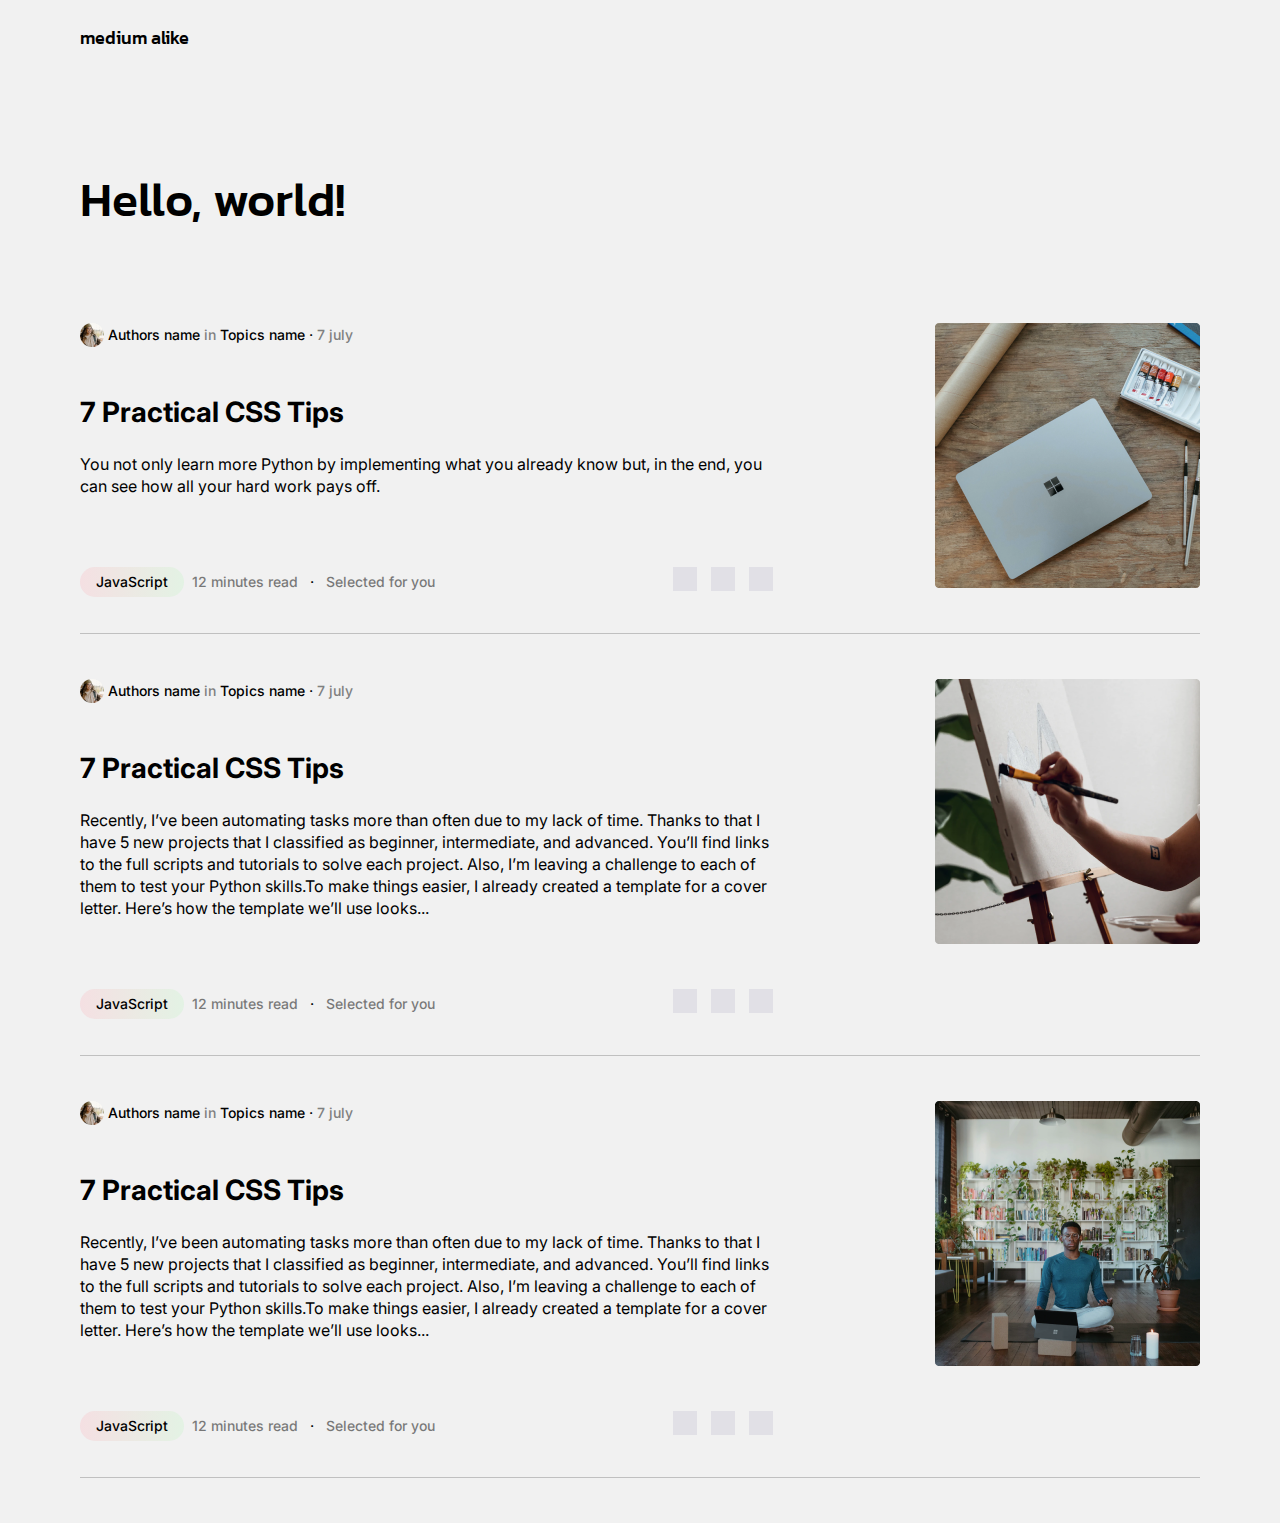
<file: index.html>
<!DOCTYPE html>
<html lang="en">

<head>
    <meta charset="UTF-8">
    <meta http-equiv="X-UA-Compatible" content="IE=edge">
    <meta name="viewport" content="width=device-width, initial-scale=1.0">
    <title>Document</title>
    <link rel="stylesheet" href="styles.css">

    <link rel="preconnect" href="https://fonts.googleapis.com">
    <link rel="preconnect" href="https://fonts.gstatic.com" crossorigin>
    <link
        href="https://fonts.googleapis.com/css2?family=Kanit:ital,wght@0,100;0,200;0,300;0,400;0,500;0,600;0,700;0,800;0,900;1,100;1,200;1,300;1,400;1,500;1,600;1,700;1,800;1,900&display=swap"
        rel="stylesheet">
    <link rel="preconnect" href="https://fonts.googleapis.com">
    <link rel="preconnect" href="https://fonts.gstatic.com" crossorigin>
    <link href="https://fonts.googleapis.com/css2?family=Inter:wght@100;200;300;500;600;700;800;900&display=swap"
        rel="stylesheet">
</head>

<body>
    <header>
        <a href="/index.html">
            medium alike
        </a>

    </header>
    <main>
        <h1>Hello, world!</h1>
        <div class="articles">

            <div class="article">
                <div class="left">
                    <div class="author-and-date">
                        <img src="./images/avatar.png" alt="">
                        <p>
                            <span>Authors name</span>
                            in
                            <span>Topics name · </span>
                            7 july
                        </p>
                    </div>
                    <h2>
                        <a href="article.html">7 Practical CSS Tips</a>
                    </h2>
                    <p class="text">You not only learn more Python by implementing what you already know but, in the
                        end, you can see how all your hard work pays off.</p>

                    <div class="info">
                        <div class="info-left">
                            <a href="">JavaScript</a>
                            <p>
                                <span class="opac">
                                    12 minutes read
                                </span>
                                <span class="dot"> · </span>
                                <span class="opac">
                                    Selected for you
                                </span>
                            </p>
                        </div>
                        <div class="info-right">
                            <div class="square"></div>
                            <div class="square"></div>
                            <div class="square"></div>
                        </div>
                    </div>
                </div>
                <div class="right">
                    <img src="./images/article1.png" alt="">
                </div>
            </div>

            <div class="article">
                <div class="left">
                    <div class="author-and-date">
                        <img src="./images/avatar.png" alt="">
                        <p>
                            <span>Authors name</span>
                            in
                            <span>Topics name · </span>
                            7 july
                        </p>
                    </div>
                    <h2>
                        <a href="article.html">7 Practical CSS Tips</a>
                    </h2>
                    <p class="text">Recently, I’ve been automating tasks more than often due to my lack of time. Thanks
                        to that I have 5 new projects that I classified as beginner, intermediate, and advanced.
                        You’ll find links to the full scripts and tutorials to solve each project. Also, I’m leaving a
                        challenge to each of them to test your Python skills.To make things easier, I already created a
                        template for a cover letter. Here’s how the template we’ll use looks...</p>

                    <div class="info">
                        <div class="info-left">
                            <a href="">JavaScript</a>
                            <p>
                                <span class="opac">
                                    12 minutes read
                                </span>
                                <span class="dot"> · </span>
                                <span class="opac">
                                    Selected for you
                                </span>
                            </p>
                        </div>
                        <div class="info-right">
                            <div class="square"></div>
                            <div class="square"></div>
                            <div class="square"></div>
                        </div>
                    </div>
                </div>
                <div class="right">
                    <img src="./images/article2.png" alt="">
                </div>

            </div>

            <div class="article">
                <div class="left">
                    <div class="author-and-date">
                        <img src="./images/avatar.png" alt="">
                        <p>
                            <span>Authors name</span>
                            in
                            <span>Topics name · </span>
                            7 july
                        </p>
                    </div>
                    <h2>
                        <a href="article.html">7 Practical CSS Tips</a>
                    </h2>
                    <p class="text">Recently, I’ve been automating tasks more than often due to my lack of time. Thanks
                        to that I have 5 new projects that I classified as beginner, intermediate, and advanced.
                        You’ll find links to the full scripts and tutorials to solve each project. Also, I’m leaving a
                        challenge to each of them to test your Python skills.To make things easier, I already created a
                        template for a cover letter. Here’s how the template we’ll use looks...</p>

                    <div class="info">
                        <div class="info-left">
                            <a href="">JavaScript</a>
                            <p>
                                <span class="opac">
                                    12 minutes read
                                </span>
                                <span class="dot"> · </span>
                                <span class="opac">
                                    Selected for you
                                </span>
                            </p>
                        </div>
                        <div class="info-right">
                            <div class="square"></div>
                            <div class="square"></div>
                            <div class="square"></div>
                        </div>
                    </div>
                </div>
                <div class="right">
                    <img src="./images/article3.png" alt="">
                </div>

            </div>

        </div>
    </main>
</body>

</html>
</file>
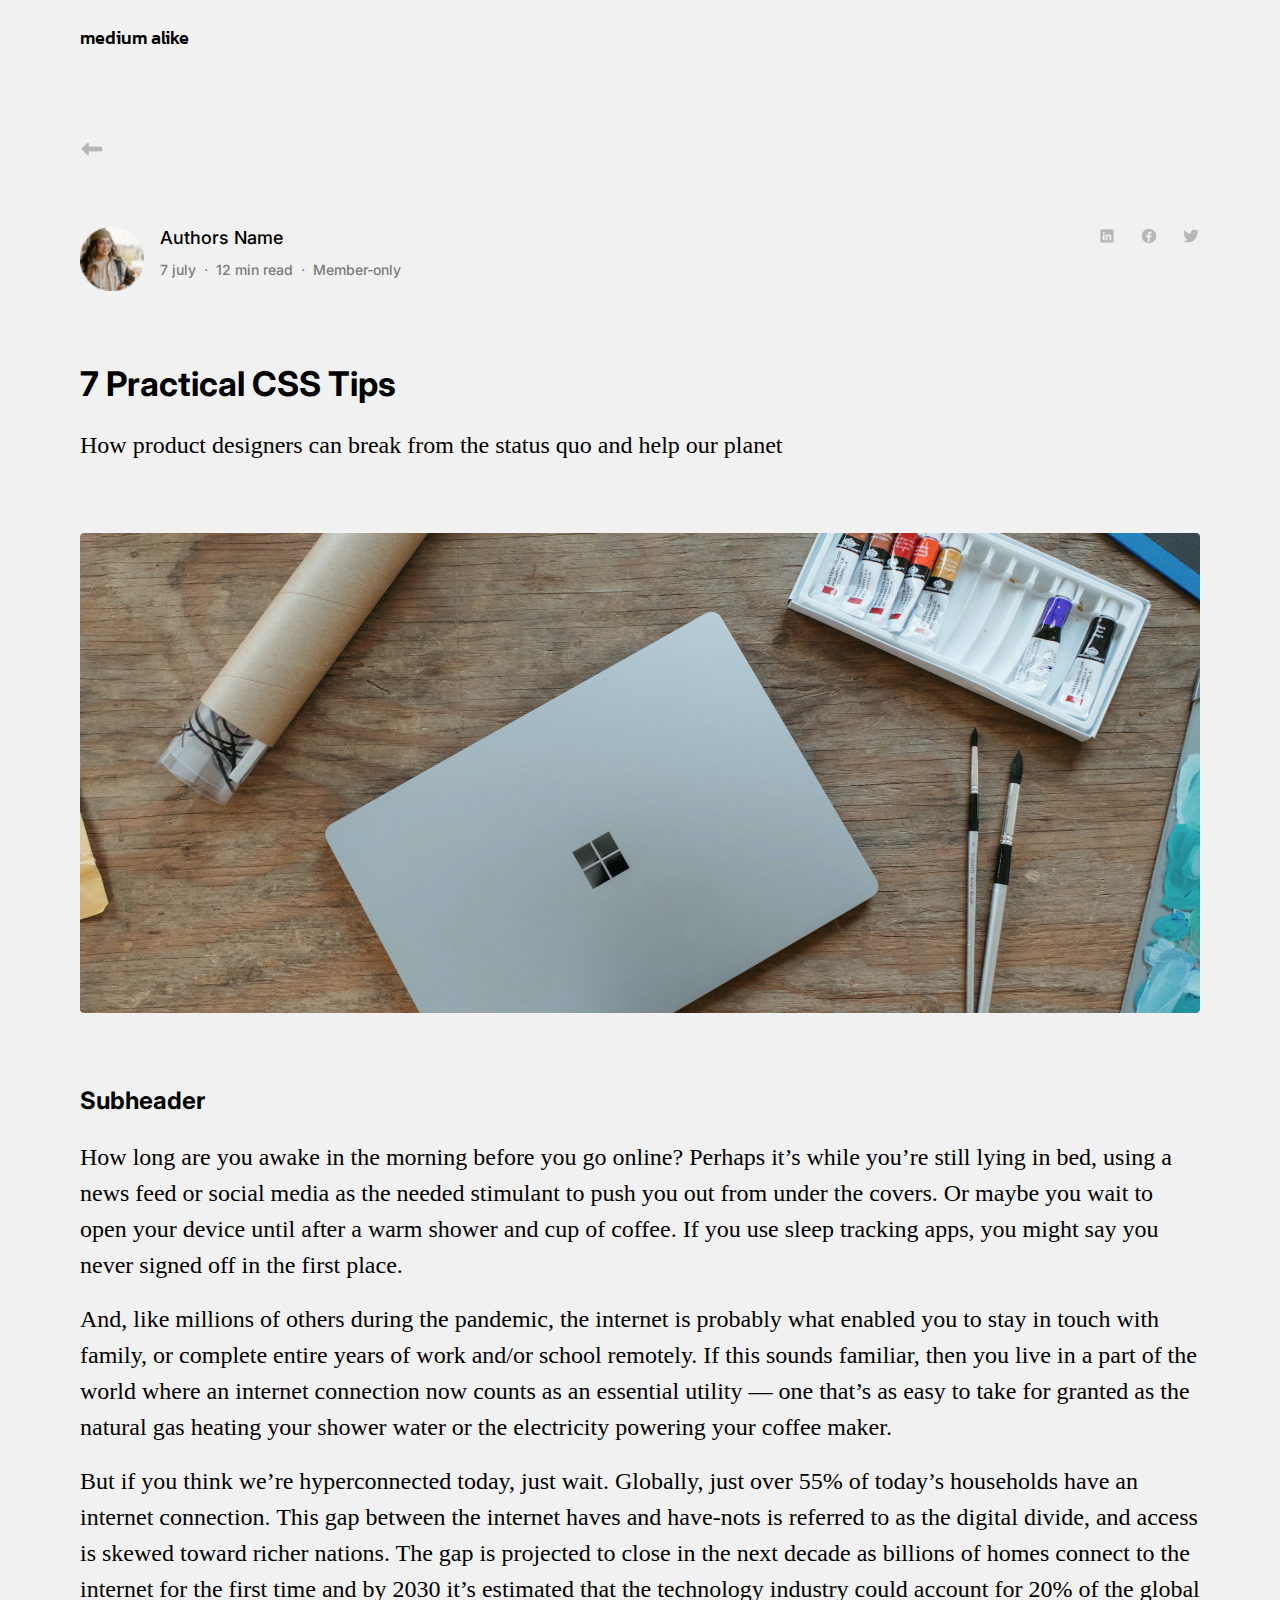
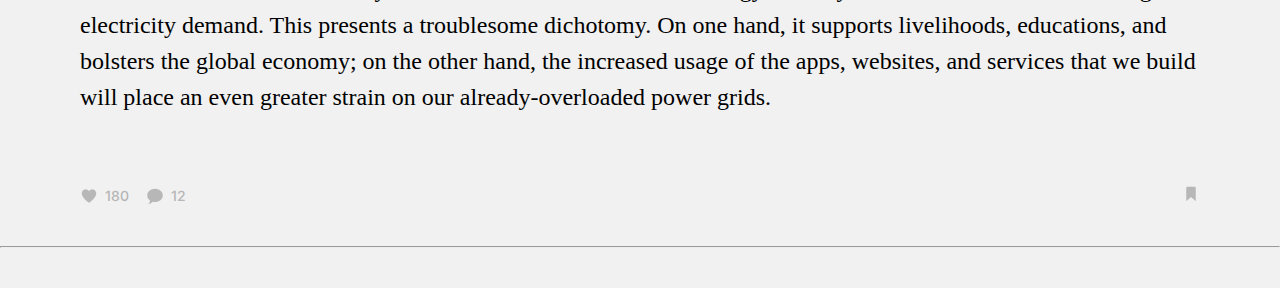
<file: article.html>
<!DOCTYPE html>
<html lang="en">

<head>
    <meta charset="UTF-8">
    <meta http-equiv="X-UA-Compatible" content="IE=edge">
    <meta name="viewport" content="width=device-width, initial-scale=1.0">
    <title>Document</title>
    <link rel="stylesheet" href="article.css">

    <link rel="preconnect" href="https://fonts.googleapis.com">
    <link rel="preconnect" href="https://fonts.gstatic.com" crossorigin>
    <link
        href="https://fonts.googleapis.com/css2?family=Kanit:ital,wght@0,100;0,200;0,300;0,400;0,500;0,600;0,700;0,800;0,900;1,100;1,200;1,300;1,400;1,500;1,600;1,700;1,800;1,900&display=swap"
        rel="stylesheet">
    <link rel="preconnect" href="https://fonts.googleapis.com">
    <link rel="preconnect" href="https://fonts.gstatic.com" crossorigin>
    <link href="https://fonts.googleapis.com/css2?family=Inter:wght@100;200;300;500;600;700;800;900&display=swap"
        rel="stylesheet">
    <link href="https://fonts.cdnfonts.com/css/sf-pro-display" rel="stylesheet">

</head>

<body>
    <header>
        <a href="/index.html">
            medium alike
        </a>

    </header>
    <main>
        <div class="link-back-container">
            <a href="index.html">
                <img src="images/Left-arrow.png" alt="">
            </a>
        </div>

        <article>
            <div class="info">
                <div class="left">
                    <div class="avatar">
                        <img src="images/avatar.png" alt="">
                    </div>
                    <div class="info-text">
                        <h4>Authors Name</h4>
                        <p>
                            7 july
                            <span>·</span>
                            12 min read
                            <span>·</span>
                            Member-only
                        </p>
                    </div>
                </div>
                <div class="right">
                    <a href="">
                        <img src="images/LinkedIn.png" alt="">
                    </a>
                    <a href="">
                        <img src="images/Facebook Circled.png" alt="">
                    </a>
                    <a href="">
                        <img src="images/Twitter.png" alt="">
                    </a>
                </div>
            </div>

            <h1>
                7 Practical CSS Tips
            </h1>

            <h2>How product designers can break from the status quo and help our planet</h2>
            <img src="images/article-big.png" alt="">
            <h3>Subheader</h3>
            <p>How long are you awake in the morning before you go online? Perhaps it’s while you’re still lying in bed,
                using a news feed or social media as the needed stimulant to push you out from under the covers. Or
                maybe you wait to open your device until after a warm shower and cup of coffee. If you use sleep
                tracking apps, you might say you never signed off in the first place.
            </p>
            <br>
            <p>
                And, like millions of others during the pandemic, the internet is probably what enabled you to stay in
                touch with family, or complete entire years of work and/or school remotely. If this sounds familiar,
                then you live in a part of the world where an internet connection now counts as an essential utility —
                one that’s as easy to take for granted as the natural gas heating your shower water or the electricity
                powering your coffee maker.
            </p>
            <br>
            <p>
                But if you think we’re hyperconnected today, just wait. Globally, just over 55% of today’s households
                have an internet connection. This gap between the internet haves and have-nots is referred to as the
                digital divide, and access is skewed toward richer nations. The gap is projected to close in the next
                decade as billions of homes connect to the internet for the first time and by 2030 it’s estimated that
                the technology industry could account for 20% of the global electricity demand. This presents a
                troublesome dichotomy. On one hand, it supports livelihoods, educations, and bolsters the global
                economy; on the other hand, the increased usage of the apps, websites, and services that we build will
                place an even greater strain on our already-overloaded power grids.</p>
            </p>
        <div class="actions">
            <div class="left">
                <div>
                    <img src="images/Heart.png" alt="">
                    <span>180</span>
                </div>
                <div>
                    <img src="images/Speech Bubble.png" alt="">
                    <span>12</span>
                </div>
            </div>
            <div class="right">
                <img src="images/Bookmark.png" alt="">
            </div>
        </div>
        </article>

    </main>
    <hr>
</body>

</html>
</file>
<file: styles.css>
* {
    margin: 0;
    padding: 0;
    box-sizing: border-box;
}

body {
    background: #F1F1F1;
}

header {
    font-family: 'Kanit';
    max-width: 1120px;
    margin: 0 auto;
    padding: 24px 0;
}

header a {
    font-weight: 500;
    font-size: 18px;
    color: black;
    text-decoration: none;
}

h1 {
    max-width: 1120px;
    margin: 64px auto;
    font-family: 'Kanit';
    font-weight: 500;
    font-size: 48px;
    line-height: 120px;
}

.articles {
    max-width: 1120px;
    margin: 0 auto;
}

.article {
    display: flex;
    justify-content: space-between;
    border-bottom:  1px solid rgba(0, 0, 0, 0.2);;
    padding-bottom: 36px;
    margin-bottom: 45px;
}

.left {
    max-width: 755px;
}

.author-and-date {
    display: flex;
    align-items: center;
    font-family: 'Inter';
}

.author-and-date img {
    margin-right: 4px;
    width: 24px;
    height: 24px;
}

.author-and-date p {
    color: gray;
    font-weight: 500;
    font-size: 14px;
    line-height: 18px;
}

.author-and-date p span {
    color: black;
}

.article h2 {
    margin-top: 48px;
    font-family: 'Inter';
    font-style: normal;
    font-weight: 700;
    font-size: 28px;
    line-height: 34px;
}

.article h2 a {
    text-decoration: none;
    color: black;
}

.article p.text {
    font-family: 'Inter';
    font-style: normal;
    font-weight: 400;
    font-size: 16px;
    line-height: 22px;
    margin-top: 24px;
    max-width: 693px;
}

.info {
    display: flex;
    margin-top: 70px;
    justify-content: space-between;
}

.info-left {
    display: flex;
    align-items: center;
}

.info-left a {
    font-family: 'Inter';
    font-style: normal;
    font-weight: 500;
    font-size: 14px;
    line-height: 18px;
    color: black;
    text-decoration: none;
    padding: 6px 16px;
    background: linear-gradient(90deg, rgba(169, 27, 27, 0.12), rgba(26, 180, 41, 0.12)), #FFFBFE;
    border-radius: 100px;
    margin-right: 8px;
}

.info-left p {
    font-family: 'Inter';
    font-style: normal;
    font-weight: 500;
    font-size: 14px;
    line-height: 18px;
    color: #000000;
}

.info-left p span.dot {
    margin-right: 8px;
    margin-left: 8px;
}

.info-left p span.opac {
    opacity: 0.5;
}

.info-right {
    display: flex;
}

.info-right .square {
    width: 24px;
    height: 24px;
    background: #E1E0E6;
    margin-left: 14px;
}
</file>
<file: article.css>
* {
    margin: 0;
    padding: 0;
    box-sizing: border-box;
}

body {
    background: #F1F1F1;
}

header {
    font-family: 'Kanit';
    max-width: 1120px;
    margin: 0 auto;
    padding: 24px 0;
}

header a {
    font-weight: 500;
    font-size: 18px;
    color: black;
    text-decoration: none;
}

main {
    max-width: 1120px;
    margin: 0 auto;
}

.link-back-container {
height: 152px;
display: flex;
align-items: center;
}

.info {
    display: flex;
    justify-content: space-between;
}

.info .left {
    display: flex;
}

.info .left .avatar img {
width: 64px;
height: 64px;
margin-right: 16px;
}

.info-text h4 {
    font-family: 'Inter';
font-style: normal;
font-weight: 500;
font-size: 18px;
line-height: 22px;
margin-bottom: 12px;
}

.info-text p {
    font-family: 'Inter';
font-style: normal;
font-weight: 500;
font-size: 14px;
line-height: 18px;
color: #000000;
opacity: 0.5;
}

.info-text span {
    margin: 0 4px
}

.right a {
    text-decoration: none;
    margin-left: 20px;
}

h1 {
    font-family: 'Inter';
font-style: normal;
font-weight: 700;
font-size: 34px;
line-height: 38px;
margin-top: 70px;
}

h2 {
    font-family: 'SF Pro Display';
    font-style: normal;
font-weight: 400;
font-size: 24px;
line-height: 36px;
margin-top: 24px;
margin-bottom: 70px;
}

h3 {
    font-family: 'Inter';
font-style: normal;
font-weight: 700;
font-size: 24px;
line-height: 28px;
margin-top: 70px;
margin-bottom: 24px;
}

p {
    font-family: 'SF Pro Display';
font-style: normal;
font-weight: 400;
font-size: 24px;
line-height: 36px;
}

.actions {
    display: flex;
    justify-content: space-between;
    margin-top: 70px;
}

.actions .left {
    display: flex;
}

.actions .left span {
    font-family: 'Inter';
font-style: normal;
font-weight: 500;
font-size: 14px;
line-height: 18px;
color: #B7B7B7;
margin-left: 7px;
}

.actions .left div {
    margin-right: 17px;
    display: flex;
    align-items: center;
}

hr {
    margin-top: 39px;
    background-color: #B7B7B7;
    height: 2px;
    margin-bottom: 40px;
}
</file>
